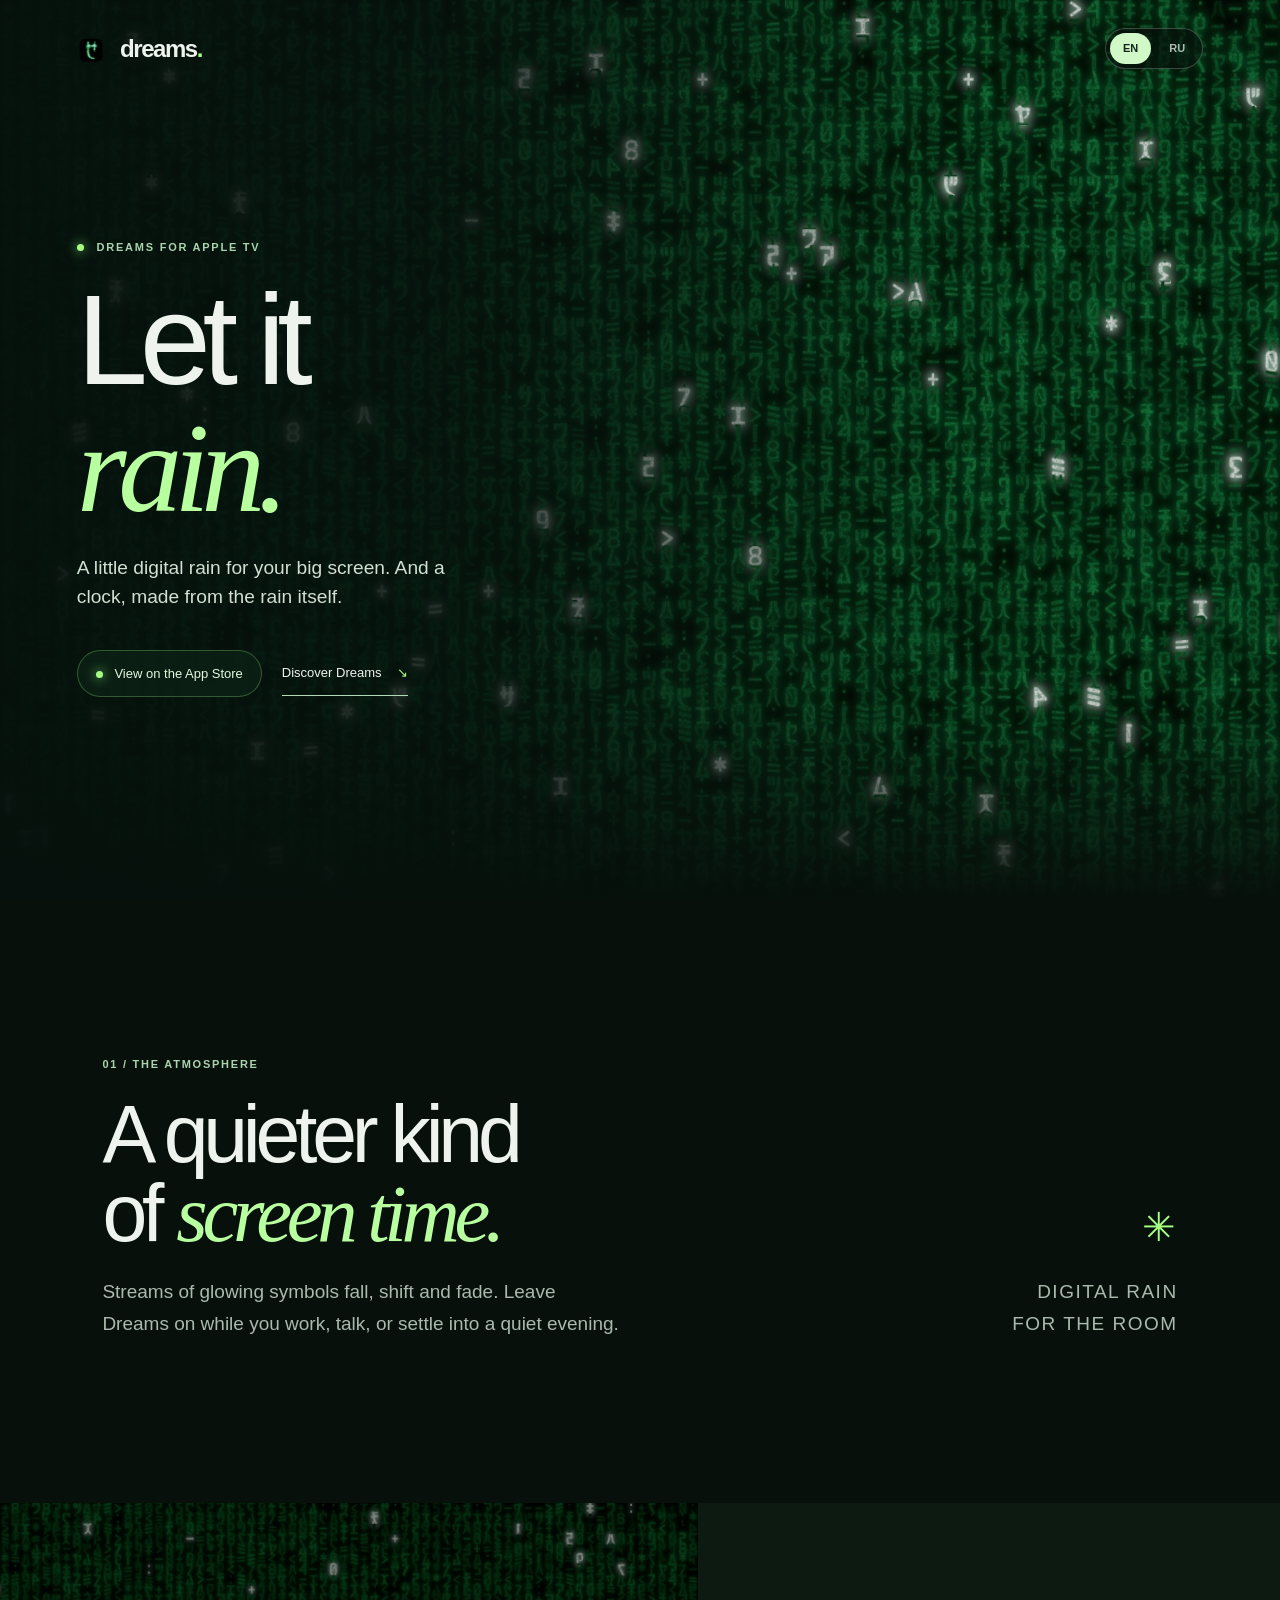
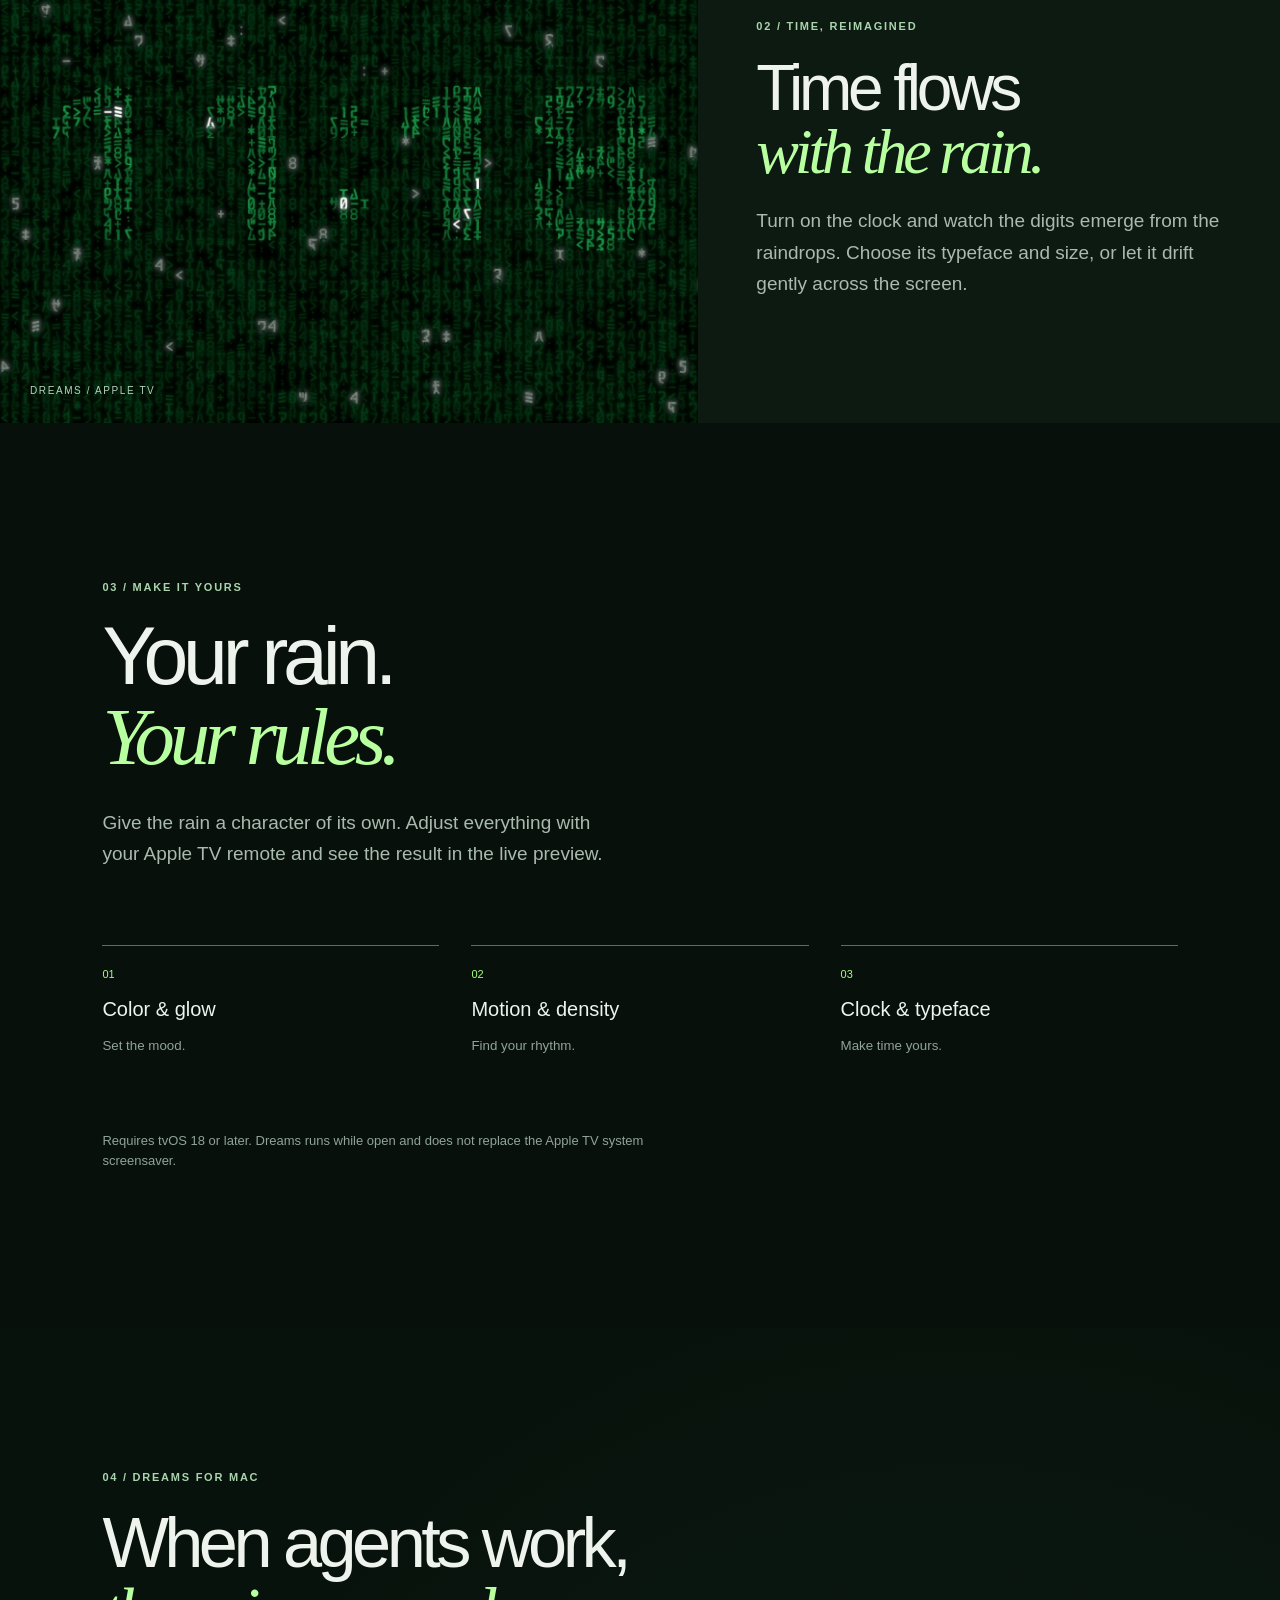
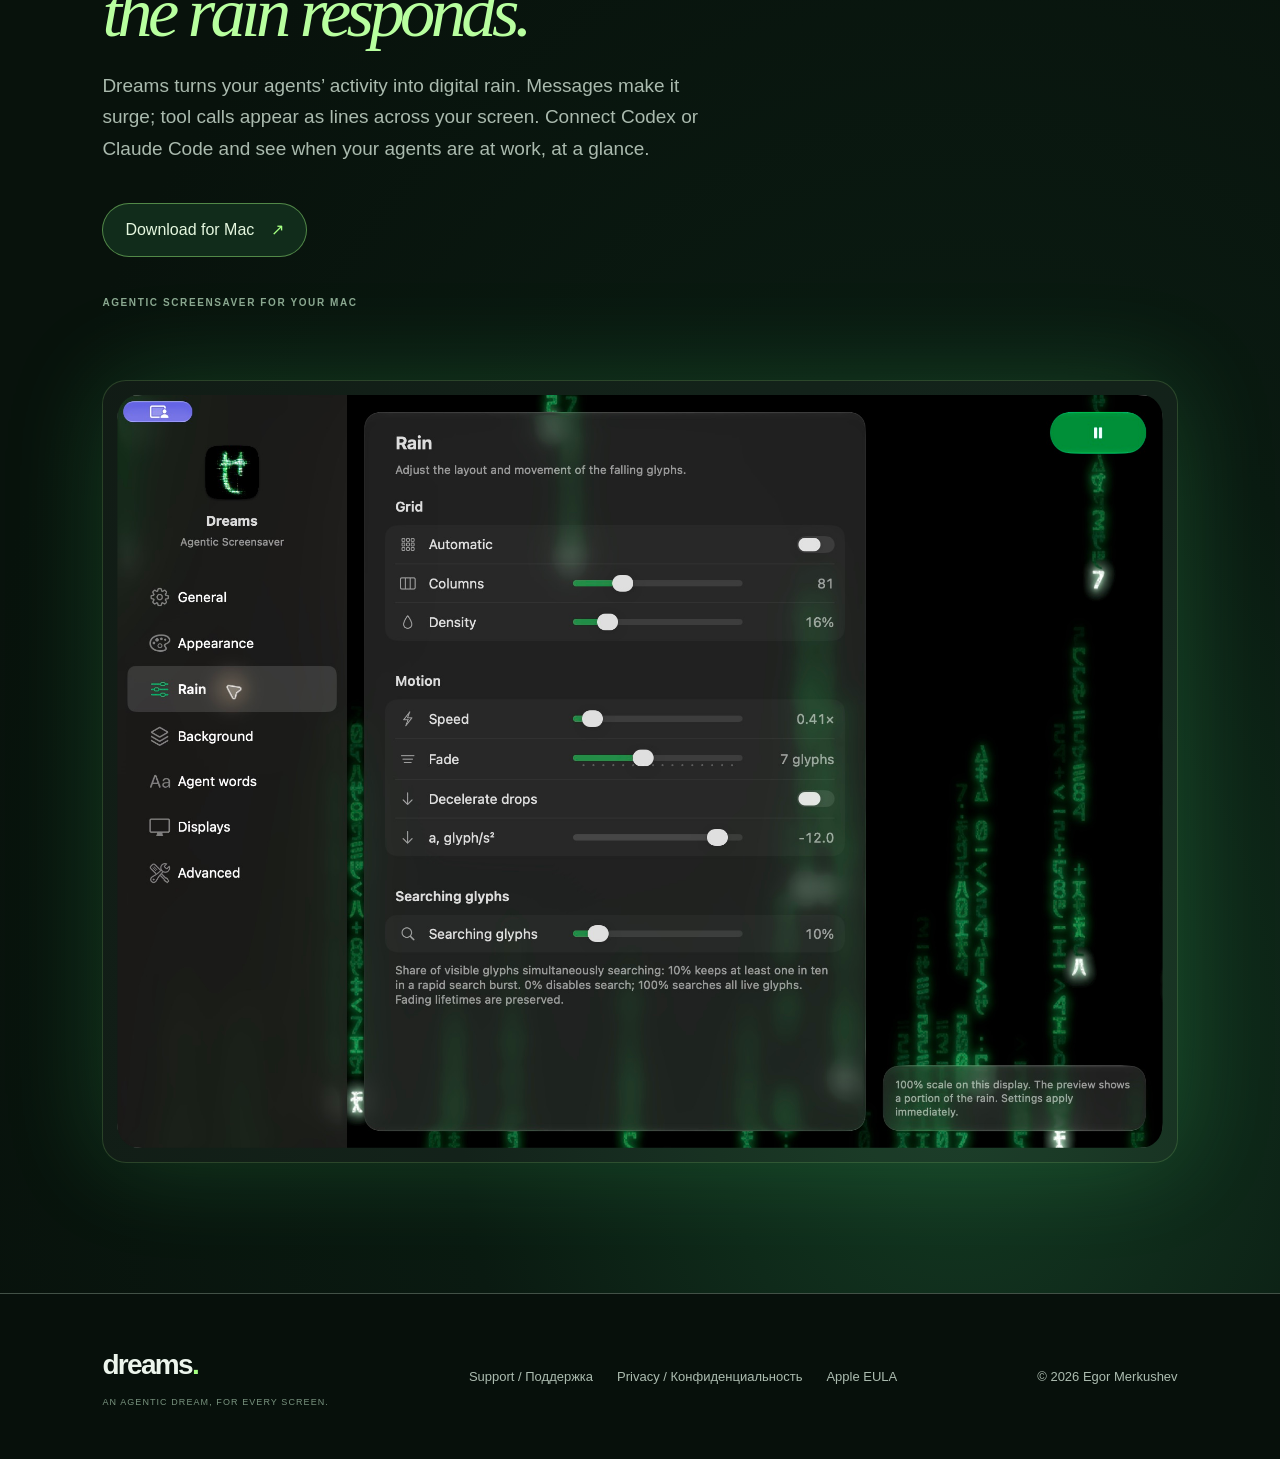
<file: website/dreams/index.html>
<!doctype html>
<html lang="en"><head>
<meta charset="utf-8"><meta name="viewport" content="width=device-width, initial-scale=1, viewport-fit=cover">
<title>Dreams — Digital rain for Apple TV</title><meta name="description" content="Digital rain and a clock for Apple TV. Set the mood with Dreams.">
<link rel="canonical" href="https://egormerkushev.ru/dreams/">
<link rel="stylesheet" href="styles.css"><link rel="stylesheet" href="landing.css?v=20261104"><script src="language.js" defer></script><script src="hero-video.js" defer></script>
</head><body class="landing">
<header class="topbar"><a class="brand" data-local href="./"><img class="brand-mark" src="assets/dreams-icon.png" alt=""> dreams<span class="brand-dot">.</span></a><nav aria-label="Language"><a href="?lang=en" data-language-choice="en" lang="en">EN</a><a href="?lang=ru" data-language-choice="ru" lang="ru">RU</a></nav></header>
<main>
<section class="hero"><div class="hero-media" aria-hidden="true"><video autoplay muted loop playsinline preload="metadata" poster="assets/rain.jpg"><source src="assets/rain.mp4" type="video/mp4"></video></div><div class="hero-shade"></div><div class="hero-copy">
<div lang="en" data-language="en" data-title="Dreams — Digital rain for Apple TV"><p class="kicker"><span class="dot"></span> DREAMS FOR APPLE TV</p><h1>Let it<br><em>rain.</em></h1><p class="hero-text">A little digital rain for your big screen. And a clock, made from the rain itself.</p><div class="hero-action"><a class="status" href="https://apps.apple.com/us/app/dreams-tv/id6826786729"><span class="dot"></span> View on the App Store</a><a href="#discover">Discover Dreams <span aria-hidden="true">↘</span></a></div></div>
<div lang="ru" data-language="ru" data-title="Dreams — цифровой дождь для Apple TV"><p class="kicker"><span class="dot"></span> DREAMS ДЛЯ APPLE TV</p><h1>Пусть идёт<br><em>дождь.</em></h1><p class="hero-text">Немного цифрового дождя на большом экране. И часы, которые складываются из его капель.</p><div class="hero-action"><a class="status" href="https://apps.apple.com/us/app/dreams-tv/id6826786729"><span class="dot"></span> Открыть в App Store</a><a href="#discover">Узнать о Dreams <span aria-hidden="true">↘</span></a></div></div>
</div><button class="hero-play" type="button" hidden><span lang="en" data-language="en">Play background video</span><span lang="ru" data-language="ru">Включить видео на фоне</span></button></section>
<section id="discover" class="intro"><div lang="en" data-language="en"><p class="section-label">01 / THE ATMOSPHERE</p><h2>A quieter kind<br>of <em>screen time.</em></h2><p>Streams of glowing symbols fall, shift and fade. Leave Dreams on while you work, talk, or settle into a quiet evening.</p></div><div lang="ru" data-language="ru"><p class="section-label">01 / АТМОСФЕРА</p><h2>Немного тишины<br>на <em>большом экране.</em></h2><p>Потоки светящихся символов падают, меняются и постепенно растворяются. Оставьте Dreams фоном для работы, разговора или тихого вечера.</p></div><div class="intro-note"><span>✳</span><p>DIGITAL RAIN<br>FOR THE ROOM</p></div></section>
<section class="clock-section"><div class="clock-image"><img src="assets/clock.jpg" alt="" loading="lazy"><span class="image-caption">DREAMS / APPLE TV</span></div><div class="clock-copy"><div lang="en" data-language="en"><p class="section-label">02 / TIME, REIMAGINED</p><h2>Time flows<br><em>with the rain.</em></h2><p>Turn on the clock and watch the digits emerge from the raindrops. Choose its typeface and size, or let it drift gently across the screen.</p></div><div lang="ru" data-language="ru"><p class="section-label">02 / ВРЕМЯ ВНУТРИ ДОЖДЯ</p><h2>Время течёт<br><em>вместе с дождём.</em></h2><p>Включите часы — цифры проступят из капель самого дождя. Выберите шрифт и размер или позвольте часам плавно перемещаться по экрану.</p></div></div></section>
<section class="details"><div lang="en" data-language="en"><p class="section-label">03 / MAKE IT YOURS</p><h2>Your rain.<br><em>Your rules.</em></h2><p>Give the rain a character of its own. Adjust everything with your Apple TV remote and see the result in the live preview.</p><div class="detail-list"><div><span>01</span><strong>Color &amp; glow</strong><small>Set the mood.</small></div><div><span>02</span><strong>Motion &amp; density</strong><small>Find your rhythm.</small></div><div><span>03</span><strong>Clock &amp; typeface</strong><small>Make time yours.</small></div></div><p class="fine-print">Requires tvOS 18 or later. Dreams runs while open and does not replace the Apple TV system screensaver.</p></div><div lang="ru" data-language="ru"><p class="section-label">03 / НАСТРОЙТЕ ПОД СЕБЯ</p><h2>Ваш дождь.<br><em>Ваши правила.</em></h2><p>У дождя может быть свой характер. Меняйте настройки с пульта Apple TV и сразу смотрите на результат.</p><div class="detail-list"><div><span>01</span><strong>Цвет и свечение</strong><small>Создайте настроение.</small></div><div><span>02</span><strong>Движение и плотность</strong><small>Найдите свой ритм.</small></div><div><span>03</span><strong>Часы и шрифт</strong><small>Добавьте время.</small></div></div><p class="fine-print">Требуется tvOS 18 или новее. Dreams работает, пока открыт, и не заменяет системную заставку Apple TV.</p></div></section>
<section class="mac-section" id="mac"><div class="mac-heading"><div lang="en" data-language="en"><p class="section-label">04 / DREAMS FOR MAC</p><h2>When agents work,<br><em>the rain responds.</em></h2><p>Dreams turns your agents’ activity into digital rain. Messages make it surge; tool calls appear as lines across your screen. Connect Codex or Claude Code and see when your agents are at work, at a glance.</p><a class="mac-link" href="https://github.com/SoundBlaster/Dreams/releases/latest">Download for Mac <span aria-hidden="true">↗</span></a><p class="mac-caption">AGENTIC SCREENSAVER FOR YOUR MAC</p></div><div lang="ru" data-language="ru"><p class="section-label">04 / DREAMS ДЛЯ MAC</p><h2>Агенты работают.<br><em>Дождь оживает.</em></h2><p>Dreams превращает работу агентов в цифровой дождь. Сообщения усиливают его, а вызовы инструментов появляются строками на экране. Подключите Codex или Claude Code, чтобы с одного взгляда видеть, когда агенты заняты.</p><a class="mac-link" href="https://github.com/SoundBlaster/Dreams/releases/latest">Скачать для Mac <span aria-hidden="true">↗</span></a><p class="mac-caption">AGENTIC SCREENSAVER ДЛЯ ВАШЕГО MAC</p></div></div><div class="mac-window"><div lang="en" data-language="en"><img src="assets/mac-settings.jpg" alt="Dreams for Mac settings window with rain controls and a live preview" loading="lazy"></div><div lang="ru" data-language="ru"><img src="assets/mac-settings.jpg" alt="Окно настроек Dreams для Mac с параметрами дождя и живым превью" loading="lazy"></div></div></section>
</main><footer><div class="footer-brand">dreams<span>.</span><small>AN AGENTIC DREAM, FOR EVERY SCREEN.</small></div><div class="footer-links"><a data-local href="support/">Support / Поддержка</a><a data-local href="privacy/">Privacy / Конфиденциальность</a><a href="https://www.apple.com/legal/internet-services/itunes/dev/stdeula/">Apple EULA</a></div><span class="copyright">© 2026 Egor Merkushev</span></footer>
</body></html>
</file>
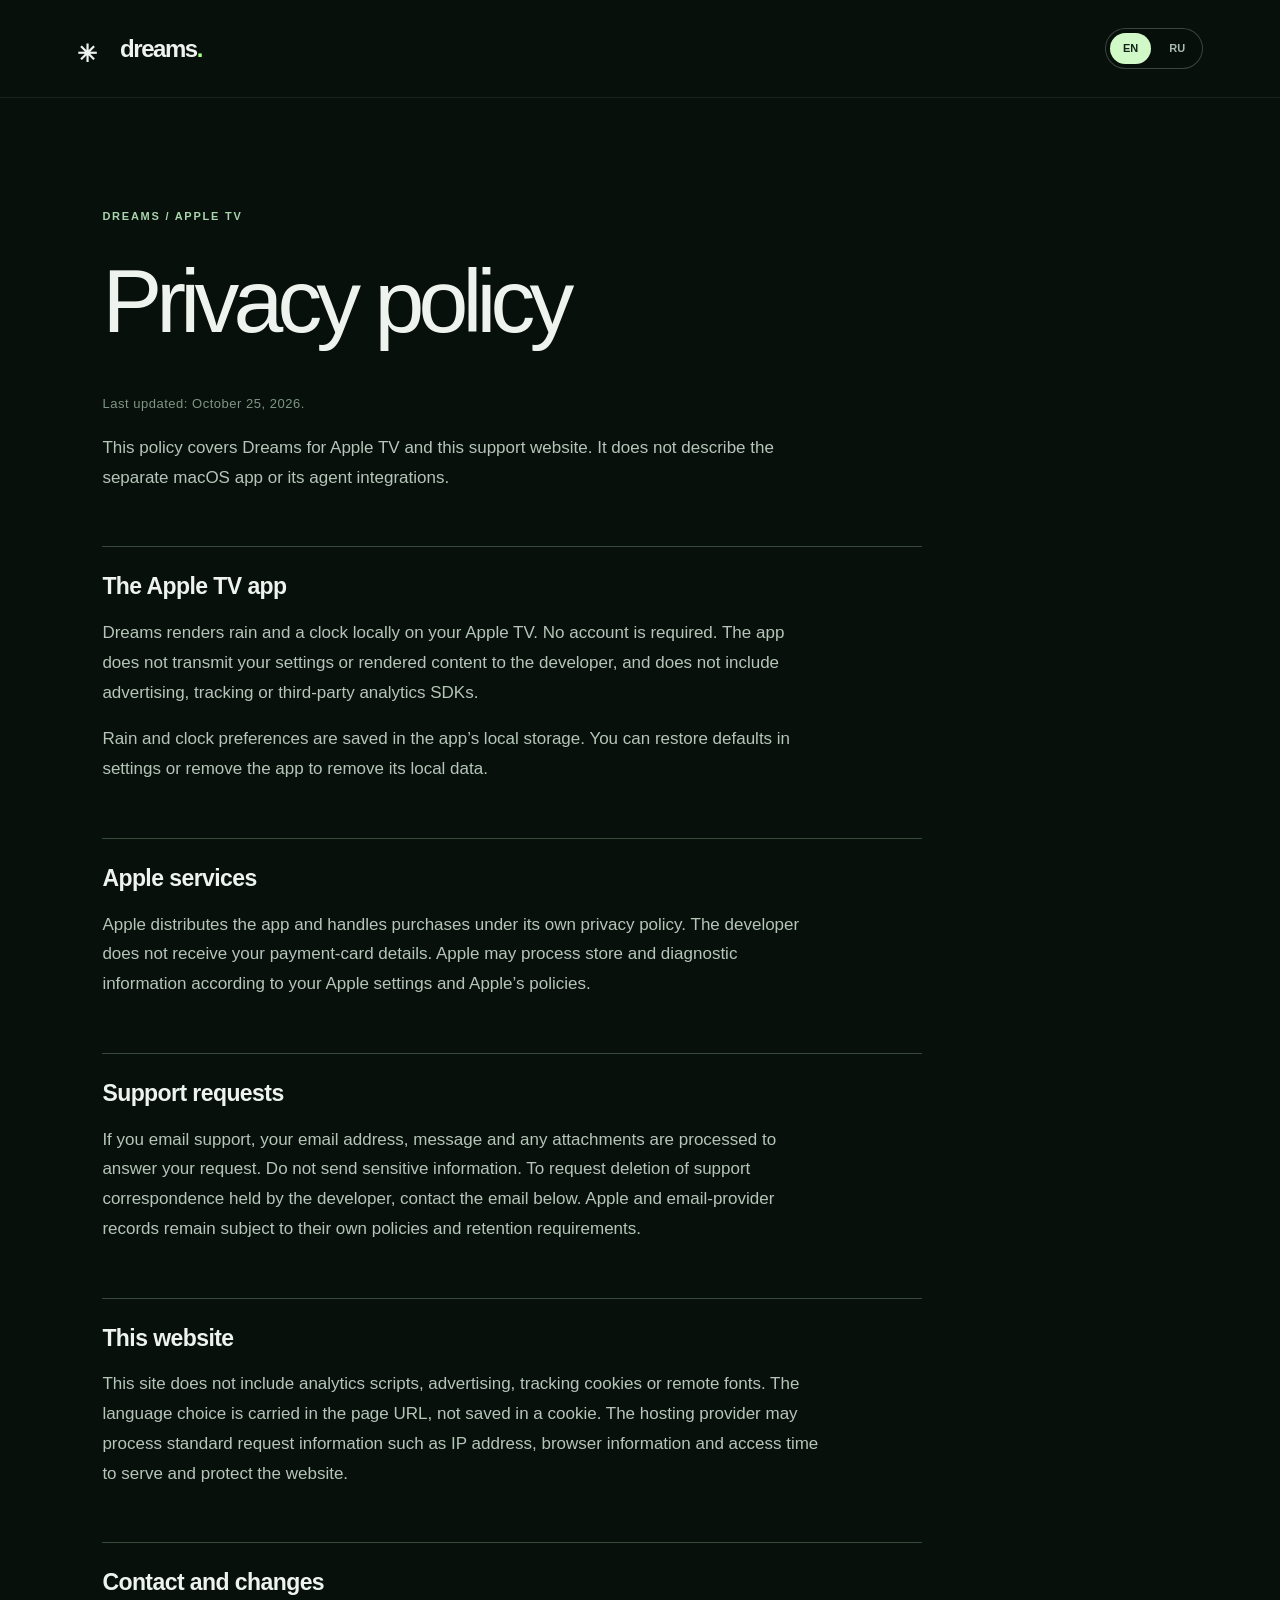
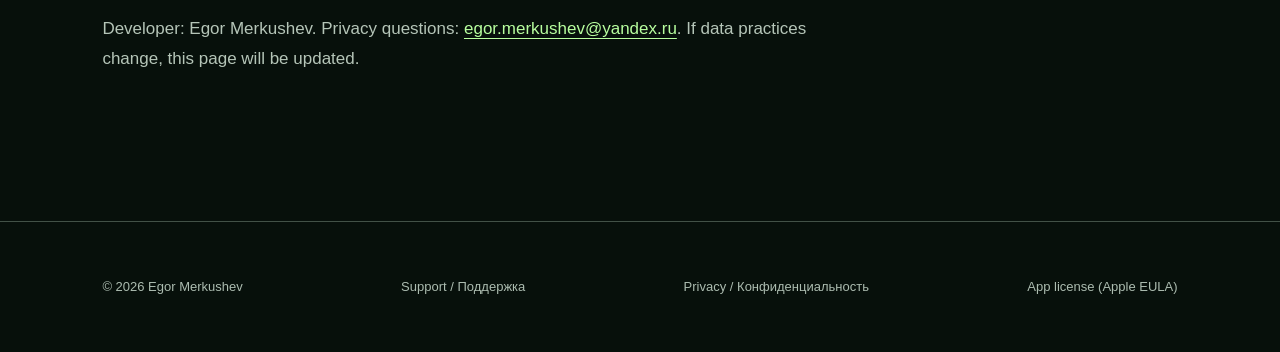
<file: website/dreams/privacy/index.html>
<!doctype html>
<html lang="en"><head>
<meta charset="utf-8"><meta name="viewport" content="width=device-width, initial-scale=1">
<title>Privacy — Dreams</title><meta name="description" content="Dreams for Apple TV: animated glyph rain, an optional clock, support and privacy information.">
<link rel="canonical" href="https://egormerkushev.ru/dreams/privacy/">
<link rel="stylesheet" href="../styles.css"><link rel="stylesheet" href="../landing.css"><link rel="stylesheet" href="../information.css"><script src="../language.js" defer></script>
</head><body class="landing information"><header class="topbar"><a class="brand" data-local href="../"><span class="brand-mark">✳</span> dreams<span class="brand-dot">.</span></a><nav aria-label="Language"><a href="?lang=en" data-language-choice="en" lang="en">EN</a><a href="?lang=ru" data-language-choice="ru" lang="ru">RU</a></nav></header>
<main><section lang="en" data-language="en" data-title="Privacy — Dreams"><h1>Privacy policy</h1><p class="updated">Last updated: October 25, 2026.</p>
<p>This policy covers Dreams for Apple TV and this support website. It does not describe the separate macOS app or its agent integrations.</p>
<h2>The Apple TV app</h2><p>Dreams renders rain and a clock locally on your Apple TV. No account is required. The app does not transmit your settings or rendered content to the developer, and does not include advertising, tracking or third-party analytics SDKs.</p><p>Rain and clock preferences are saved in the app’s local storage. You can restore defaults in settings or remove the app to remove its local data.</p>
<h2>Apple services</h2><p>Apple distributes the app and handles purchases under its own privacy policy. The developer does not receive your payment-card details. Apple may process store and diagnostic information according to your Apple settings and Apple’s policies.</p>
<h2>Support requests</h2><p>If you email support, your email address, message and any attachments are processed to answer your request. Do not send sensitive information. To request deletion of support correspondence held by the developer, contact the email below. Apple and email-provider records remain subject to their own policies and retention requirements.</p>
<h2>This website</h2><p>This site does not include analytics scripts, advertising, tracking cookies or remote fonts. The language choice is carried in the page URL, not saved in a cookie. The hosting provider may process standard request information such as IP address, browser information and access time to serve and protect the website.</p>
<h2>Contact and changes</h2><p>Developer: Egor Merkushev. Privacy questions: <a href="mailto:egor.merkushev@yandex.ru">egor.merkushev@yandex.ru</a>. If data practices change, this page will be updated.</p></section><section lang="ru" data-language="ru" data-title="Конфиденциальность — Dreams"><h1>Политика конфиденциальности</h1><p class="updated">Обновлено 25 октября 2026 года.</p>
<p>Политика относится к Dreams для Apple TV и этому сайту поддержки. Она не описывает отдельное приложение для macOS и его агентские интеграции.</p>
<h2>Приложение для Apple TV</h2><p>Dreams рисует дождь и часы локально на Apple TV. Учётная запись не нужна. Приложение не передаёт настройки или изображение разработчику и не содержит рекламы, трекинга или SDK сторонней аналитики.</p><p>Настройки дождя и часов хранятся локально в приложении. Их можно сбросить в настройках; удаление приложения удаляет его локальные данные.</p>
<h2>Сервисы Apple</h2><p>Apple распространяет приложение и обрабатывает покупки по своей политике конфиденциальности. Разработчик не получает реквизиты вашей платёжной карты. Apple может обрабатывать сведения о магазине и диагностике согласно вашим настройкам Apple и собственным политикам.</p>
<h2>Обращения в поддержку</h2><p>Если вы пишете в поддержку, ваш email, текст сообщения и вложения обрабатываются для ответа. Не присылайте чувствительные данные. Чтобы запросить удаление переписки, которая хранится у разработчика, напишите по адресу ниже. К записям Apple и почтового провайдера применяются их собственные политики и требования хранения.</p>
<h2>Этот сайт</h2><p>На сайте нет скриптов аналитики, рекламы, отслеживающих cookie и внешних шрифтов. Выбор языка передаётся в URL страницы и не записывается в cookie. Хостинг-провайдер может обрабатывать технические сведения запроса, например IP-адрес, сведения о браузере и время доступа, для работы и защиты сайта.</p>
<h2>Контакты и изменения</h2><p>Разработчик — Egor Merkushev. Вопросы о конфиденциальности: <a href="mailto:egor.merkushev@yandex.ru">egor.merkushev@yandex.ru</a>. При изменении обработки данных эта страница будет обновлена.</p></section></main>
<footer><span>© 2026 Egor Merkushev</span><a data-local href="../support/">Support / Поддержка</a><a data-local href="../privacy/">Privacy / Конфиденциальность</a><a href="https://www.apple.com/legal/internet-services/itunes/dev/stdeula/"><span lang="en" data-language="en">App license (Apple EULA)</span><span lang="ru" data-language="ru">Лицензия приложения (Apple EULA)</span></a></footer>
</body></html>
</file>
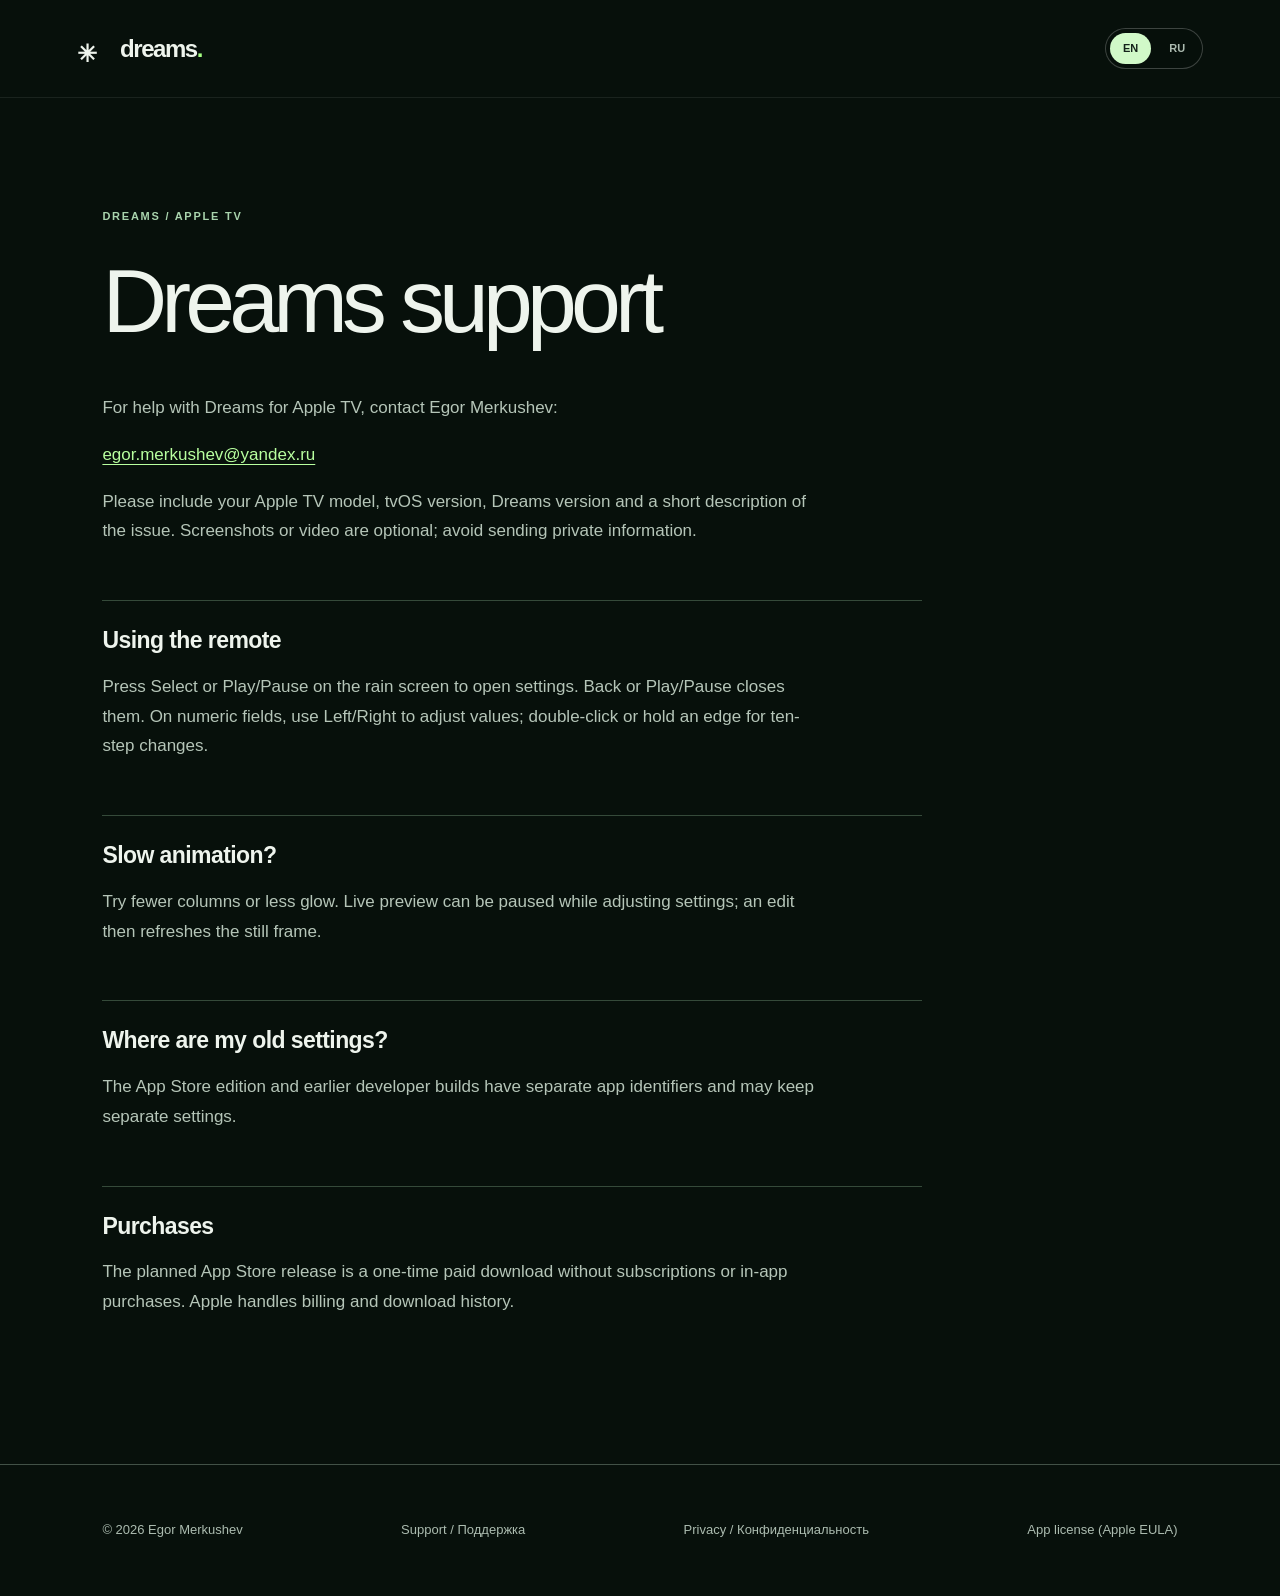
<file: website/dreams/support/index.html>
<!doctype html>
<html lang="en"><head>
<meta charset="utf-8"><meta name="viewport" content="width=device-width, initial-scale=1">
<title>Support — Dreams</title><meta name="description" content="Dreams for Apple TV: animated glyph rain, an optional clock, support and privacy information.">
<link rel="canonical" href="https://egormerkushev.ru/dreams/support/">
<link rel="stylesheet" href="../styles.css"><link rel="stylesheet" href="../landing.css"><link rel="stylesheet" href="../information.css"><script src="../language.js" defer></script>
</head><body class="landing information"><header class="topbar"><a class="brand" data-local href="../"><span class="brand-mark">✳</span> dreams<span class="brand-dot">.</span></a><nav aria-label="Language"><a href="?lang=en" data-language-choice="en" lang="en">EN</a><a href="?lang=ru" data-language-choice="ru" lang="ru">RU</a></nav></header>
<main><section lang="en" data-language="en" data-title="Support — Dreams"><h1>Dreams support</h1><p>For help with Dreams for Apple TV, contact Egor Merkushev:</p><p><a href="mailto:egor.merkushev@yandex.ru?subject=Dreams%20TV%20Support">egor.merkushev@yandex.ru</a></p>
<p>Please include your Apple TV model, tvOS version, Dreams version and a short description of the issue. Screenshots or video are optional; avoid sending private information.</p>
<h2>Using the remote</h2><p>Press Select or Play/Pause on the rain screen to open settings. Back or Play/Pause closes them. On numeric fields, use Left/Right to adjust values; double-click or hold an edge for ten-step changes.</p>
<h2>Slow animation?</h2><p>Try fewer columns or less glow. Live preview can be paused while adjusting settings; an edit then refreshes the still frame.</p>
<h2>Where are my old settings?</h2><p>The App Store edition and earlier developer builds have separate app identifiers and may keep separate settings.</p>
<h2>Purchases</h2><p>The planned App Store release is a one-time paid download without subscriptions or in-app purchases. Apple handles billing and download history.</p></section><section lang="ru" data-language="ru" data-title="Поддержка — Dreams"><h1>Поддержка Dreams</h1><p>По вопросам Dreams для Apple TV напишите Егору Меркушеву:</p><p><a href="mailto:egor.merkushev@yandex.ru?subject=Dreams%20TV%20Support">egor.merkushev@yandex.ru</a></p>
<p>Укажите модель Apple TV, версию tvOS, версию Dreams и краткое описание проблемы. Скриншот или видео можно приложить по желанию; не присылайте личную информацию.</p>
<h2>Управление пультом</h2><p>На экране дождя Select или Play/Pause открывает настройки. Назад или Play/Pause закрывает их. В числовом поле Влево/Вправо меняет значение; двойной клик или удержание края меняет его по десять шагов.</p>
<h2>Анимация тормозит?</h2><p>Попробуйте уменьшить число столбцов или свечение. На время настройки можно выключить живое превью: после изменения значения обновится неподвижный кадр.</p>
<h2>Где прежние настройки?</h2><p>Версия App Store и ранние сборки разработчика имеют разные идентификаторы приложения и могут хранить настройки отдельно.</p>
<h2>Покупка</h2><p>Для первого релиза запланирована разовая покупка приложения без подписок и встроенных покупок. Оплату и историю загрузок обрабатывает Apple.</p></section></main>
<footer><span>© 2026 Egor Merkushev</span><a data-local href="../support/">Support / Поддержка</a><a data-local href="../privacy/">Privacy / Конфиденциальность</a><a href="https://www.apple.com/legal/internet-services/itunes/dev/stdeula/"><span lang="en" data-language="en">App license (Apple EULA)</span><span lang="ru" data-language="ru">Лицензия приложения (Apple EULA)</span></a></footer>
</body></html>
</file>
<file: website/dreams/styles.css>
:root { color-scheme: light dark; font-family: -apple-system, BlinkMacSystemFont, "Segoe UI", sans-serif; line-height: 1.65; }
body { max-width: 52rem; margin: 0 auto; padding: 1.5rem; }
header, footer, nav { display: flex; flex-wrap: wrap; gap: 1rem; align-items: center; }
header { justify-content: space-between; padding-bottom: 1.5rem; border-bottom: 1px solid GrayText; }
.brand { font-size: 1.25rem; font-weight: 700; }
main { padding: 2rem 0; min-height: 50vh; }
h1 { line-height: 1.2; font-size: clamp(2rem, 7vw, 3rem); }
h2 { line-height: 1.3; margin-top: 2rem; }
a { color: inherit; text-underline-offset: .2em; overflow-wrap: anywhere; }
a:focus-visible { outline: 3px solid Highlight; outline-offset: 4px; }
nav a, footer a { padding: .35rem 0; }
[aria-current="page"] { font-weight: 700; }
footer { padding-top: 1rem; border-top: 1px solid GrayText; font-size: .9rem; }
.updated, .eyebrow { color: GrayText; }
[hidden] { display: none !important; }
</file>
<file: website/dreams/landing.css>
:root { scroll-behavior: smooth; }
body.landing { max-width: none; margin: 0; padding: 0; background: #07100b; color: #eef4ed; font-family: -apple-system, BlinkMacSystemFont, "Segoe UI", sans-serif; line-height: 1.5; }
.landing * { box-sizing: border-box; }
.landing a { text-decoration: none; }
.landing .topbar { position: absolute; z-index: 3; top: 0; width: 100%; padding: 28px 6%; border: 0; }
.landing .brand { font-size: 24px; font-weight: 700; letter-spacing: -.06em; }
.brand-mark { display: inline-block; width: 28px; height: 28px; margin-right: 10px; vertical-align: middle; }
.brand-dot, .footer-brand span { color: #a5ff82; }
.landing nav { gap: 5px; border: 1px solid #ffffff38; padding: 4px; border-radius: 40px; background: #07100b99; }
.landing nav a { font: 600 11px/1 sans-serif; padding: 10px 13px; border-radius: 30px; color: #acbbb0; }
.landing nav a[aria-current] { background: #d1f9c8; color: #14221a; }
.landing main { padding: 0; }
.hero { position: relative; min-height: min(850px, 100svh); min-height: max(670px, 100svh); display: flex; align-items: center; overflow: hidden; background: #020906; }
.hero-media, .hero-shade { position: absolute; inset: 0; }
.hero-media { background: center/cover url("assets/rain.jpg"); }
.hero-play { position: absolute; z-index: 2; right: 6%; bottom: 24px; padding: 9px 14px; color: #e5f7df; background: #0c2216e8; border: 1px solid #a5ff8266; border-radius: 24px; font: inherit; font-size: 12px; cursor: pointer; }
.hero-media video { width: 100%; height: 100%; object-fit: cover; opacity: .8; }
.hero-shade { background: linear-gradient(90deg, #06100cf5 0%, #06100cd9 35%, #06100c38 75%), linear-gradient(0deg,#07100b 0%,transparent 22%); }
.hero-copy { z-index: 1; width: min(900px, 90%); padding: 140px 6% 115px; }
.kicker, .section-label { color: #a9d4ad; letter-spacing: .16em; font-size: 11px; font-weight: 700; }
.dot { display: inline-block; width: 7px; height: 7px; background: #a5ff82; border-radius: 50%; margin-right: 8px; box-shadow: 0 0 12px #8aff79; }
.landing h1, .landing h2 { font-weight: 500; letter-spacing: -.065em; margin: 22px 0; line-height: .99; }
.landing h1 { font-size: clamp(76px, 10vw, 160px); }
.landing h2 { font-size: clamp(48px, 6.3vw, 96px); }
.landing h1 em, .landing h2 em { color: #b8ff9f; font-family: Georgia, serif; font-weight: 400; font-style: italic; letter-spacing: -.065em; }
.hero-text { max-width: 420px; font-size: clamp(17px, 1.5vw, 21px); color: #d2dfd2; }
.hero-action { display: flex; align-items: center; flex-wrap: wrap; gap: 20px; margin-top: 38px; font-size: 13px; }
.status { border-radius: 40px; color: #e5f7df; border: 1px solid #a5ff8244; background: #0c2216c9; padding: 13px 18px; }
.hero-action a:not(.status) { padding: 12px 0; border-bottom: 1px solid #b1d9b6; }
.hero-action a:not(.status) span { color: #a5ff82; margin-left: 12px; }
.intro, .details { padding: 145px 8%; max-width: 1600px; margin: auto; }
.intro { display: flex; justify-content: space-between; align-items: end; gap: 30px; }
.intro > div:first-child, .intro > div:nth-child(2) { max-width: 760px; }
.intro p:not(.section-label), .clock-copy p:not(.section-label), .details > div > p:not(.section-label):not(.fine-print) { max-width: 520px; font-size: 19px; line-height: 1.65; color: #aabaae; }
.intro-note { color: #78927e; font-size: 10px; letter-spacing: .15em; text-align: right; flex: none; }
.intro-note span { color: #a5ff82; font-size: 40px; }
.clock-section { display: grid; grid-template-columns: 1.2fr 1fr; align-items: center; background: #0d1a12; }
.clock-image { position: relative; overflow: hidden; min-height: 520px; }
.clock-image img { width: 100%; height: 100%; position: absolute; object-fit: cover; }
.image-caption { position: absolute; bottom: 25px; left: 30px; color: #b5d1bb; font-size: 10px; letter-spacing: .16em; }
.clock-copy { padding: 90px 10%; }
.clock-copy h2 { font-size: clamp(45px, 5vw, 76px); }
.details h2 { margin-bottom: 30px; }
.detail-list { display: grid; grid-template-columns: repeat(3, 1fr); gap: 32px; margin: 75px 0; }
.detail-list div { border-top: 1px solid #58705b; padding-top: 20px; display: grid; gap: 12px; }
.detail-list span { color: #a5ff82; font-size: 11px; }
.detail-list strong { font-size: 20px; font-weight: 500; }
.detail-list small, .fine-print { color: #91a398; }
.fine-print { font-size: 13px; max-width: 570px; }
.mac-section { overflow: hidden; padding: 130px 8%; background: radial-gradient(ellipse at 75% 85%, #143a23 0%, #0a1a11 37%, #08120c 75%); }
.mac-heading { max-width: 1440px; margin: 0 auto 70px; }
.mac-heading h2 { font-size: clamp(46px, 5.5vw, 84px); }
.mac-heading p:not(.section-label):not(.mac-caption) { max-width: 630px; font-size: 19px; line-height: 1.65; color: #aabaae; }
.mac-link { display: inline-block; margin-top: 20px; padding: 14px 22px; border: 1px solid #a5ff8270; border-radius: 40px; color: #e5f7df; background: #112c1b; }
.mac-link span { color: #a5ff82; margin-left: 12px; }
.mac-link:hover, .mac-link:focus-visible { background: #1b4329; }
.mac-caption { margin-top: 38px; color: #8aa890; font-size: 10px; font-weight: 700; letter-spacing: .16em; }
.mac-window { max-width: 1200px; margin: 0 auto; padding: 14px; border: 1px solid #a5ff822b; border-radius: 24px; background: #ffffff0a; box-shadow: 0 0 100px #46eb7530; }
.mac-window img { display: block; width: 100%; height: auto; clip-path: inset(0 round 2% / 3%); }
.landing footer { border-top: 1px solid #425147; padding: 50px 8%; display: flex; justify-content: space-between; gap: 35px; font-size: 13px; color: #acbcb0; }
.footer-brand { font-size: 28px; letter-spacing: -.06em; color: #ecf5ec; font-weight: 700; }
.footer-brand small { display: block; font-size: 9px; letter-spacing: .12em; font-weight: 500; margin-top: 10px; color: #78927e; }
.footer-links { display: flex; flex-wrap: wrap; gap: 24px; }
@media (max-width: 700px) {
  .landing .topbar { padding: calc(22px + env(safe-area-inset-top, 0px)) max(6%, env(safe-area-inset-right, 0px)) 22px max(6%, env(safe-area-inset-left, 0px)); }
  .hero { min-height: 760px; min-height: 100svh; }
  .hero-shade { background: linear-gradient(90deg, #06100ce8, #06100c65), linear-gradient(0deg,#07100b,transparent 35%); }
  .hero-copy { width: 100%; padding: calc(130px + env(safe-area-inset-top, 0px)) 6% 110px; }
  .landing h1 { font-size: clamp(68px, 13vw, 105px); }
  .intro, .details { padding: 90px 7%; }
  .intro-note { display: none; }
  .clock-section { grid-template-columns: 1fr; }
  .clock-image { min-height: 300px; }
  .clock-copy { padding: 70px 7% 90px; }
  .detail-list { grid-template-columns: 1fr; gap: 22px; margin: 50px 0; }
  .mac-section { padding: 90px 7%; }
  .mac-heading { margin-bottom: 45px; }
  .mac-heading p:not(.section-label):not(.mac-caption) { font-size: 17px; }
  .mac-window { padding: 7px; border-radius: 16px; }
  .landing footer { align-items: start; flex-direction: column; padding: 45px 7%; }
  .footer-links { flex-direction: column; gap: 12px; }
}
@media (prefers-reduced-motion: reduce) { :root { scroll-behavior: auto; } .hero-media video { visibility: hidden; } .hero-media { background: center/cover url("assets/rain.jpg"); } }
</file>
<file: website/dreams/information.css>
.information { background: #07100b; }
.information .topbar { position: relative; border-bottom: 1px solid #ffffff14; }
.information main { padding: 105px 8% 130px; max-width: 1400px; margin: auto; min-height: 70vh; }
.information main section { max-width: 820px; }
.information main section::before { content: "DREAMS / APPLE TV"; color: #a9d4ad; letter-spacing: .16em; font-size: 11px; font-weight: 700; }
.information h1 { font-size: clamp(50px, 7vw, 94px); line-height: 1.05; margin: 27px 0 45px; max-width: 950px; overflow-wrap: anywhere; }
.information h2 { font-size: 23px; font-weight: 550; letter-spacing: -.025em; line-height: 1.25; margin: 54px 0 14px; padding-top: 25px; border-top: 1px solid #354a3a; }
.information main p { color: #b5c5b8; font-size: 17px; line-height: 1.75; max-width: 720px; }
.information main a { color: #b8ff9f; text-decoration: underline; text-underline-offset: .25em; }
.information .updated { color: #7f9684; font-size: 13px; letter-spacing: .04em; }
.information footer { font-size: 13px; }
@media (max-width: 700px) {
  .information main { padding: 76px 7% 95px; }
  .information h1 { font-size: clamp(27px, 7vw, 49px); margin-bottom: 32px; }
  .information main p { font-size: 16px; }
  .information h2 { margin-top: 40px; }
}
</file>
